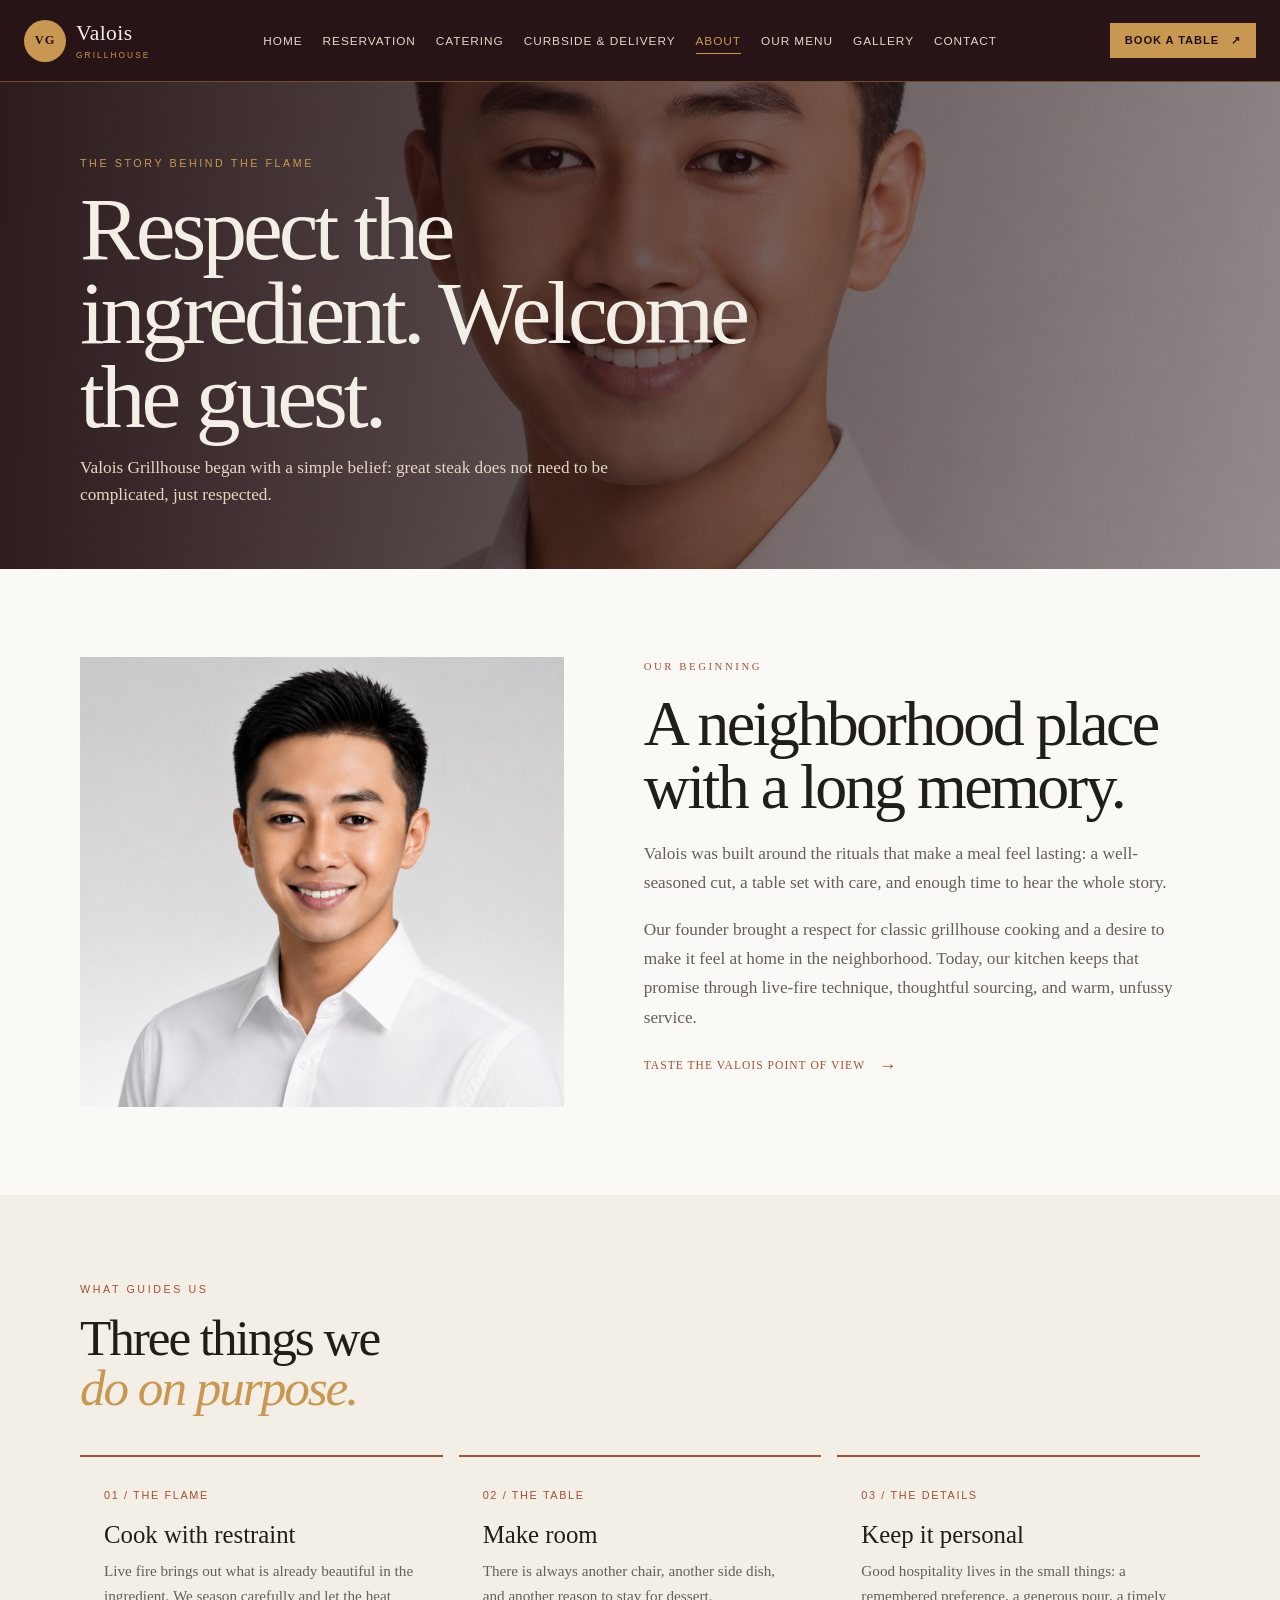
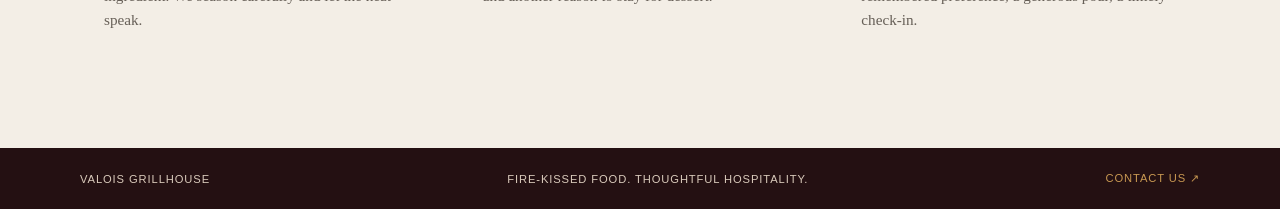
<file: About.html>
<!DOCTYPE html>
<html lang="en">
<head><meta charset="UTF-8"><meta name="viewport" content="width=device-width, initial-scale=1.0"><meta name="description" content="Learn the story, values, and live-fire philosophy behind Valois Grillhouse."><title>About | Valois Grillhouse</title><link rel="stylesheet" href="styles.css"></head>
<body>
  <header class="navbar"><a class="brand" href="index.html" aria-label="Valois Grillhouse home"><span class="brand-mark">VG</span><span class="brand-copy"><strong>Valois</strong><small>GRILLHOUSE</small></span></a><nav><ul class="nav-links"><li><a href="index.html">Home</a></li><li><a href="Reservation.html">Reservation</a></li><li><a href="Catering.html">Catering</a></li><li><a href="Valois's Curbside.html">Curbside &amp; Delivery</a></li><li><a href="About.html" aria-current="page">About</a></li><li><a href="Our Menu.html">Our Menu</a></li><li><a href="Gallery.html">Gallery</a></li><li><a href="Contact.html">Contact</a></li></ul></nav><a class="nav-cta" href="Reservation.html">Book a table <span aria-hidden="true">&#8599;</span></a></header>
  <main>
    <section class="page-hero" style="--page-image: url('assets/images/Founder-Image.jpg')"><div class="container"><p class="eyebrow">The story behind the flame</p><h1>Respect the ingredient. Welcome the guest.</h1><p>Valois Grillhouse began with a simple belief: great steak does not need to be complicated, just respected.</p></div></section>
    <section class="content-section"><div class="container two-column"><div class="image-panel" style="background-image: url('assets/images/Founder-Image.jpg')"></div><div class="section-intro"><p class="eyebrow eyebrow-dark">Our beginning</p><h2>A neighborhood place with a long memory.</h2><p>Valois was built around the rituals that make a meal feel lasting: a well-seasoned cut, a table set with care, and enough time to hear the whole story.</p><p>Our founder brought a respect for classic grillhouse cooking and a desire to make it feel at home in the neighborhood. Today, our kitchen keeps that promise through live-fire technique, thoughtful sourcing, and warm, unfussy service.</p><a class="text-link" href="Our Menu.html">Taste the Valois point of view <span aria-hidden="true">&#8594;</span></a></div></div></section>
    <section class="content-section" style="background: var(--cream)"><div class="container"><div class="section-heading"><div><p class="eyebrow eyebrow-dark">What guides us</p><h2>Three things we<br><em>do on purpose.</em></h2></div></div><div class="service-grid"><article class="service-card"><span>01 / THE FLAME</span><h3>Cook with restraint</h3><p>Live fire brings out what is already beautiful in the ingredient. We season carefully and let the heat speak.</p></article><article class="service-card"><span>02 / THE TABLE</span><h3>Make room</h3><p>There is always another chair, another side dish, and another reason to stay for dessert.</p></article><article class="service-card"><span>03 / THE DETAILS</span><h3>Keep it personal</h3><p>Good hospitality lives in the small things: a remembered preference, a generous pour, a timely check-in.</p></article></div></div></section>
  </main><footer class="site-footer"><div class="container footer-inner"><span>Valois Grillhouse</span><span>Fire-kissed food. Thoughtful hospitality.</span><a href="Contact.html">Contact us &#8599;</a></div></footer>
  <script src="backend/static/form-handler.js"></script>
</body>
</html>
</file>
<file: styles.css>
:root {
  --ink: #211d19;
  --ink-soft: #665f57;
  --cream: #f3eee6;
  --paper: #fbf9f5;
  --wine: #3a1718;
  --wine-dark: #241012;
  --clay: #a84f35;
  --gold: #c89852;
  --line: rgba(33, 29, 25, .16);
  --serif: Georgia, 'Times New Roman', serif;
  --sans: 'Trebuchet MS', Arial, sans-serif;
}

* { box-sizing: border-box; }
html { scroll-behavior: smooth; overflow-x: hidden; -webkit-text-size-adjust: 100%; }
body { margin: 0; color: var(--ink); background: var(--paper); font-family: var(--sans); overflow-x: hidden; }
img { display: block; max-width: 100%; height: auto; }
a { color: inherit; }
.container { width: min(1120px, calc(100% - 48px)); margin: 0 auto; }

/* Navigation Bar */
.navbar {
  position: sticky;
  top: 0;
  z-index: 100;
  display: flex;
  align-items: center;
  gap: 24px;
  min-height: 82px;
  padding: 13px max(24px, calc((100% - 1280px) / 2));
  color: var(--cream);
  background: rgba(36, 16, 18, .98);
  backdrop-filter: blur(8px);
  border-bottom: 1px solid rgba(200, 152, 82, .45);
}
.brand { display: flex; align-items: center; gap: 10px; flex: 0 0 auto; color: var(--cream); text-decoration: none; }
.brand-mark { display: grid; width: 42px; height: 42px; place-items: center; color: var(--wine-dark); background: var(--gold); border-radius: 50%; font: bold .78rem var(--serif); letter-spacing: .08em; }
.brand-copy { display: grid; line-height: 1; }
.brand-copy strong { font: 1.35rem var(--serif); letter-spacing: .02em; }
.brand-copy small { margin-top: 5px; color: var(--gold); font-size: .52rem; letter-spacing: .25em; }
.navbar nav { min-width: 0; flex: 1; }
.nav-links { display: flex; justify-content: center; flex-wrap: wrap; gap: 5px 20px; padding: 0; margin: 0; list-style: none; }
.nav-links a { position: relative; display: inline-block; padding: 10px 0; color: #e4d7c5; text-decoration: none; font-size: .74rem; letter-spacing: .08em; text-transform: uppercase; }
.nav-links a::after { position: absolute; right: 0; bottom: 4px; left: 0; height: 1px; content: ''; background: var(--gold); transform: scaleX(0); transition: transform .25s ease; }
.nav-links a:hover, .nav-links a[aria-current="page"] { color: var(--gold); }
.nav-links a:hover::after, .nav-links a[aria-current="page"]::after { transform: scaleX(1); }
.nav-cta { padding: 11px 15px; color: var(--wine-dark); background: var(--gold); text-decoration: none; font-size: .7rem; letter-spacing: .08em; text-transform: uppercase; white-space: nowrap; font-weight: bold; }
.nav-cta span, .button span { margin-left: 8px; }

/* Mobile Hamburger Toggle Button */
.nav-toggle {
  display: none;
  flex-direction: column;
  justify-content: center;
  align-items: center;
  gap: 5px;
  width: 44px;
  height: 44px;
  padding: 8px;
  margin-left: auto;
  background: transparent;
  border: 1px solid rgba(200, 152, 82, .55);
  color: var(--cream);
  cursor: pointer;
}
.nav-toggle-bar {
  display: block;
  width: 20px;
  height: 2px;
  background: var(--gold);
  transition: transform .25s ease, opacity .25s ease;
}
.navbar.nav-open .nav-toggle-bar:nth-child(1) { transform: translateY(7px) rotate(45deg); }
.navbar.nav-open .nav-toggle-bar:nth-child(2) { opacity: 0; }
.navbar.nav-open .nav-toggle-bar:nth-child(3) { transform: translateY(-7px) rotate(-45deg); }

/* Home Hero */
.home-hero { position: relative; min-height: 690px; overflow: hidden; color: var(--cream); background: var(--wine-dark); }
.hero-image { position: absolute; inset: 0; background: url('assets/images/foods/Legend/Prime Ribeye.jpg') center/cover; transform: scale(1.03); }
.hero-shade { position: absolute; inset: 0; background: linear-gradient(90deg, rgba(25, 9, 10, .92) 0%, rgba(25, 9, 10, .55) 55%, rgba(25, 9, 10, .28) 100%); }
.home-hero-content { position: relative; z-index: 1; display: flex; min-height: 690px; flex-direction: column; justify-content: center; align-items: flex-start; padding-top: 30px; padding-bottom: 30px; }
.eyebrow { margin: 0 0 18px; color: var(--gold); font-size: .67rem; letter-spacing: .24em; text-transform: uppercase; }
.eyebrow-dark { color: var(--clay); }
h1, h2, h3, p { margin-top: 0; }
h1, h2, h3 { font-family: var(--serif); font-weight: normal; }
h1 { max-width: 750px; margin-bottom: 26px; font-size: clamp(3.2rem, 8vw, 7.2rem); line-height: .94; letter-spacing: -.045em; }
h1 em, h2 em { color: var(--gold); font-style: italic; }
.hero-lede { max-width: 430px; color: #e4d7c5; font: 1.08rem/1.65 var(--serif); }
.button-row { display: flex; flex-wrap: wrap; gap: 12px; margin-top: 22px; }
.button { display: inline-flex; align-items: center; justify-content: center; padding: 15px 20px; border: none; text-decoration: none; font-family: var(--sans); font-size: .72rem; letter-spacing: .1em; text-transform: uppercase; cursor: pointer; transition: transform .2s ease, background .2s ease, opacity .2s ease; }
.button:hover { transform: translateY(-2px); }
.button-primary { color: var(--wine-dark); background: var(--gold); font-weight: bold; }
.button-quiet { color: var(--cream); background: transparent; border: 1px solid rgba(243, 238, 230, .45); }
.button-outline { color: var(--cream); background: transparent; border: 1px solid var(--gold); }
.hero-note { display: flex; align-items: center; gap: 12px; margin-top: 56px; color: #c8b8a5; font-size: .64rem; line-height: 1.6; letter-spacing: .12em; text-transform: uppercase; }
.rule { width: 46px; height: 1px; background: var(--gold); }

.section-padding { padding: 100px 0; }
.intro-band { background: var(--cream); }
.split-intro { display: grid; grid-template-columns: 1fr 1fr; gap: 80px; align-items: end; }
h2 { margin-bottom: 20px; font-size: clamp(2.2rem, 5vw, 4.3rem); line-height: .98; letter-spacing: -.04em; }
.intro-copy { max-width: 430px; color: var(--ink-soft); font: 1.05rem/1.7 var(--serif); }
.text-link { display: inline-flex; gap: 14px; align-items: center; color: var(--clay); font-size: .72rem; letter-spacing: .09em; text-decoration: none; text-transform: uppercase; }
.text-link span { font-size: 1.1rem; }
.feature-section { background: var(--paper); }
.section-heading { display: flex; justify-content: space-between; gap: 25px; align-items: end; margin-bottom: 42px; flex-wrap: wrap; }
.section-heading h2 { margin-bottom: 0; font-size: clamp(2.1rem, 4vw, 3.5rem); }
.feature-grid { display: grid; grid-template-columns: 1.35fr 1fr 1fr; gap: 16px; }
.feature-card { min-width: 0; background: var(--cream); text-decoration: none; transition: transform .25s ease, box-shadow .25s ease; }
.feature-card:hover { transform: translateY(-4px); box-shadow: 0 14px 30px rgba(33, 29, 25, .08); }
.feature-card img { width: 100%; aspect-ratio: 1.1; object-fit: cover; background: #fff; }
.feature-card-large img { aspect-ratio: .95; }
.feature-card-caption { display: flex; gap: 18px; padding: 20px; }
.feature-card-caption > span { color: var(--clay); font-size: .7rem; letter-spacing: .1em; }
.feature-card h3 { margin-bottom: 6px; font-size: 1.45rem; }
.feature-card p { margin: 0; color: var(--ink-soft); font: .92rem var(--serif); }
.visit-band { padding: 92px 0; color: var(--cream); background: var(--wine); }
.visit-content { display: grid; grid-template-columns: 1fr 1fr; gap: 70px; align-items: end; }
.visit-content h2 { margin: 0; }
.visit-details { color: #d9cabb; font: 1rem/1.8 var(--serif); }
.visit-details p { margin-bottom: 28px; }
.site-footer { color: #d9cabb; background: var(--wine-dark); }
.footer-inner { display: flex; justify-content: space-between; align-items: center; flex-wrap: wrap; gap: 20px; padding: 24px 0; font-size: .7rem; letter-spacing: .08em; text-transform: uppercase; }
.footer-inner a { color: var(--gold); text-decoration: none; }

/* Shared page foundation */
.page-hero { position: relative; display: flex; min-height: 360px; align-items: end; overflow: hidden; color: var(--cream); background: var(--wine-dark); }
.page-hero::before { position: absolute; inset: 0; content: ''; background: linear-gradient(90deg, rgba(31, 12, 13, .92), rgba(31, 12, 13, .4)), var(--page-image, url('assets/images/foods/Legend/Charcoal Pork Ribs.jpg')) center/cover; }
.page-hero .container { position: relative; z-index: 1; padding-top: 75px; padding-bottom: 60px; }
.page-hero h1 { max-width: 700px; margin-bottom: 14px; font-size: clamp(2.6rem, 7vw, 6rem); }
.page-hero p:not(.eyebrow) { max-width: 530px; margin: 0; color: #e4d7c5; font: 1.08rem/1.6 var(--serif); }
.content-section { padding: 88px 0; }
.paper-panel { padding: clamp(22px, 5vw, 50px); background: var(--cream); border: 1px solid var(--line); }
.two-column { display: grid; grid-template-columns: 1fr 1.15fr; gap: clamp(35px, 7vw, 80px); align-items: start; }
.section-intro { max-width: 540px; color: var(--ink-soft); font: 1.08rem/1.7 var(--serif); }
.section-intro h2 { color: var(--ink); }
.form-grid { display: grid; grid-template-columns: 1fr 1fr; gap: 18px; }
.form-field { display: grid; gap: 8px; }
.form-field.full { grid-column: 1 / -1; }
.form-field.hidden-field { display: none; }
.form-field label { color: var(--ink-soft); font-size: .68rem; letter-spacing: .12em; text-transform: uppercase; font-weight: bold; }
.form-field input, .form-field select, .form-field textarea {
  width: 100%;
  padding: 14px 12px;
  color: var(--ink);
  border: 1px solid var(--line);
  border-radius: 0;
  background: var(--paper);
  font: 1rem var(--serif); /* 16px prevents iOS mobile zoom on input focus */
}
.form-field textarea { min-height: 120px; resize: vertical; }
.form-field input:focus, .form-field select:focus, .form-field textarea:focus { outline: 2px solid var(--gold); outline-offset: 2px; }
.form-actions { grid-column: 1 / -1; margin-top: 6px; }
.detail-list { display: grid; gap: 20px; padding: 0; margin: 30px 0 0; list-style: none; }
.detail-list li { padding-top: 16px; border-top: 1px solid var(--line); }
.detail-list strong { display: block; margin-bottom: 5px; font: 1.25rem var(--serif); }
.detail-list span { color: var(--ink-soft); font-size: .9rem; line-height: 1.5; }
.service-grid, .card-grid { display: grid; grid-template-columns: repeat(3, 1fr); gap: 16px; }
.service-card { padding: 28px 24px; border-top: 2px solid var(--clay); background: var(--cream); }
.service-card span { color: var(--clay); font-size: .68rem; letter-spacing: .15em; }
.service-card h3 { margin: 18px 0 10px; font-size: 1.55rem; }
.service-card p { margin: 0; color: var(--ink-soft); font: .95rem/1.6 var(--serif); }
.image-panel { min-height: 450px; background: center/cover; }
.photo-caption { padding: 12px 0 0; color: var(--ink-soft); font-size: .68rem; letter-spacing: .08em; text-transform: uppercase; }

/* ==========================================================================
   Currency Switcher & Menu Toolbar (Our Menu & Curbside/Delivery)
   ========================================================================== */
.menu-controls-bar {
  position: sticky;
  top: 82px;
  z-index: 40;
  background: rgba(251, 249, 245, .96);
  backdrop-filter: blur(8px);
  border-bottom: 1px solid var(--line);
  padding: 16px 0;
  margin-bottom: 48px;
}
.menu-controls-inner {
  display: flex;
  justify-content: space-between;
  align-items: center;
  gap: 16px;
  flex-wrap: wrap;
}
.category-tabs {
  display: flex;
  flex-wrap: wrap;
  gap: 8px;
}
.category-tab {
  padding: 9px 15px;
  border: 1px solid var(--line);
  background: var(--cream);
  color: var(--ink);
  font-family: var(--sans);
  font-size: .7rem;
  letter-spacing: .1em;
  text-transform: uppercase;
  cursor: pointer;
  transition: all .2s ease;
}
.category-tab:hover {
  border-color: var(--gold);
  color: var(--wine);
}
.category-tab.active {
  background: var(--wine);
  color: var(--gold);
  border-color: var(--wine);
  font-weight: bold;
}

.currency-switcher-wrap {
  display: flex;
  align-items: center;
  gap: 10px;
}
.currency-label {
  color: var(--ink-soft);
  font-size: .68rem;
  letter-spacing: .1em;
  text-transform: uppercase;
}
.currency-toggle {
  display: inline-flex;
  border: 1px solid var(--wine);
  background: var(--cream);
  overflow: hidden;
}
.currency-btn {
  padding: 8px 13px;
  border: none;
  background: transparent;
  color: var(--ink);
  font-family: var(--sans);
  font-size: .72rem;
  font-weight: bold;
  letter-spacing: .08em;
  cursor: pointer;
  transition: background .2s ease, color .2s ease;
}
.currency-btn.active {
  background: var(--wine);
  color: var(--gold);
}
.currency-rate-note {
  font-size: .68rem;
  color: var(--ink-soft);
  font-family: var(--serif);
  font-style: italic;
}

/* ==========================================================================
   Interactive Clickable Menu Layout & Dish Cards
   ========================================================================== */
.menu-helper-banner {
  display: flex;
  align-items: center;
  justify-content: space-between;
  flex-wrap: wrap;
  gap: 12px;
  padding: 14px 20px;
  margin-bottom: 40px;
  background: var(--cream);
  border-left: 3px solid var(--gold);
  font: .95rem var(--serif);
  color: var(--ink-soft);
}
.menu-helper-banner strong {
  color: var(--wine);
}

.menu-category-section {
  margin-bottom: 64px;
  scroll-margin-top: 165px;
}
.menu-category-section.hidden-category {
  display: none;
}
.menu-category-header {
  display: flex;
  justify-content: space-between;
  align-items: baseline;
  flex-wrap: wrap;
  gap: 12px;
  padding-bottom: 16px;
  margin-bottom: 24px;
  border-bottom: 2px solid var(--line);
}
.menu-category-header h2 {
  margin: 0;
  font-size: clamp(2rem, 3.8vw, 2.8rem);
}
.menu-category-header p {
  margin: 0;
  color: var(--ink-soft);
  font: italic 1rem var(--serif);
}

.menu-card-grid {
  display: grid;
  grid-template-columns: repeat(2, 1fr);
  gap: 20px;
}
.menu-item-card {
  display: grid;
  grid-template-columns: 112px 1fr;
  gap: 18px;
  align-items: center;
  padding: 16px;
  background: var(--cream);
  border: 1px solid var(--line);
  cursor: pointer;
  transition: transform .22s ease, box-shadow .22s ease, border-color .22s ease;
  text-align: left;
  position: relative;
}
.menu-item-card:hover,
.menu-item-card:focus-visible {
  transform: translateY(-3px);
  border-color: var(--gold);
  box-shadow: 0 12px 26px rgba(36, 16, 18, .1);
  outline: none;
}
.menu-item-thumb-wrap {
  width: 112px;
  height: 112px;
  background: #ffffff;
  border: 1px solid rgba(33, 29, 25, .08);
  overflow: hidden;
  display: flex;
  align-items: center;
  justify-content: center;
  flex-shrink: 0;
}
.menu-item-thumb-wrap img {
  width: 100%;
  height: 100%;
  object-fit: contain;
  padding: 4px;
  transition: transform .35s ease;
}
.menu-item-card:hover .menu-item-thumb-wrap img {
  transform: scale(1.08);
}
.menu-item-body {
  min-width: 0;
  display: flex;
  flex-direction: column;
  gap: 6px;
}
.menu-item-top {
  display: flex;
  justify-content: space-between;
  align-items: flex-start;
  gap: 12px;
}
.menu-item-top h3 {
  margin: 0;
  font-size: 1.25rem;
  color: var(--ink);
  line-height: 1.2;
}
.menu-item-price {
  color: var(--clay);
  font: bold 1.12rem var(--serif);
  white-space: nowrap;
  flex-shrink: 0;
}
.menu-item-desc {
  margin: 0;
  color: var(--ink-soft);
  font: .92rem/1.45 var(--serif);
}
.menu-item-footer {
  display: flex;
  justify-content: space-between;
  align-items: center;
  gap: 8px;
  margin-top: 4px;
  flex-wrap: wrap;
}
.menu-badge {
  display: inline-block;
  padding: 3px 8px;
  background: rgba(168, 79, 53, .12);
  color: var(--clay);
  font-size: .62rem;
  letter-spacing: .1em;
  text-transform: uppercase;
  font-weight: bold;
}
.menu-badge.badge-drink {
  background: rgba(58, 23, 24, .12);
  color: var(--wine);
}
.menu-click-hint {
  color: var(--clay);
  font-size: .66rem;
  letter-spacing: .09em;
  text-transform: uppercase;
  font-weight: bold;
  transition: transform .2s ease;
}
.menu-item-card:hover .menu-click-hint {
  transform: translateX(3px);
}

/* ==========================================================================
   Dish & Drink Detail Modal (Popup Lightbox)
   ========================================================================== */
.dish-modal-backdrop {
  position: fixed;
  inset: 0;
  z-index: 1000;
  background: rgba(20, 8, 9, .78);
  backdrop-filter: blur(5px);
  display: flex;
  align-items: center;
  justify-content: center;
  padding: 20px;
  opacity: 0;
  visibility: hidden;
  transition: opacity .25s ease, visibility .25s ease;
}
.dish-modal-backdrop.is-open {
  opacity: 1;
  visibility: visible;
}
.dish-modal {
  position: relative;
  width: min(880px, 100%);
  max-height: 90vh;
  overflow-y: auto;
  background: var(--paper);
  border: 1px solid var(--gold);
  box-shadow: 0 28px 65px rgba(0, 0, 0, .45);
  display: grid;
  grid-template-columns: 1fr 1.15fr;
  transform: translateY(16px) scale(.98);
  transition: transform .25s ease;
}
.dish-modal-backdrop.is-open .dish-modal {
  transform: translateY(0) scale(1);
}
.dish-modal-close {
  position: absolute;
  top: 14px;
  right: 14px;
  z-index: 5;
  width: 40px;
  height: 40px;
  border: 1px solid var(--line);
  background: var(--paper);
  color: var(--ink);
  font-size: 1.35rem;
  line-height: 1;
  cursor: pointer;
  display: grid;
  place-items: center;
  transition: background .2s ease, color .2s ease;
}
.dish-modal-close:hover {
  background: var(--wine);
  color: var(--gold);
}
.dish-modal-image-col {
  background: #ffffff;
  display: flex;
  flex-direction: column;
  align-items: center;
  justify-content: center;
  padding: 32px;
  border-right: 1px solid var(--line);
}
.dish-modal-image-col img {
  width: 100%;
  max-height: 360px;
  object-fit: contain;
}
.dish-modal-content-col {
  padding: 34px 32px;
  display: flex;
  flex-direction: column;
  gap: 16px;
}
.dish-modal-meta {
  display: flex;
  align-items: center;
  gap: 10px;
  flex-wrap: wrap;
}
.dish-modal-category {
  color: var(--clay);
  font-size: .68rem;
  letter-spacing: .18em;
  text-transform: uppercase;
  font-weight: bold;
}
.dish-modal-title-row {
  display: flex;
  justify-content: space-between;
  align-items: baseline;
  gap: 16px;
  flex-wrap: wrap;
  padding-bottom: 14px;
  border-bottom: 1px solid var(--line);
}
.dish-modal-title-row h2 {
  margin: 0;
  font-size: clamp(1.75rem, 3vw, 2.3rem);
  color: var(--ink);
}
.dish-modal-price-box {
  display: flex;
  flex-direction: column;
  align-items: flex-end;
}
.dish-modal-price-primary {
  color: var(--clay);
  font: bold 1.55rem var(--serif);
}
.dish-modal-price-secondary {
  color: var(--ink-soft);
  font: .8rem var(--serif);
}
.dish-modal-description {
  margin: 0;
  color: var(--ink);
  font: 1.02rem/1.65 var(--serif);
}
.dish-modal-specs {
  display: grid;
  grid-template-columns: 1fr 1fr;
  gap: 12px;
  padding: 16px;
  background: var(--cream);
  border: 1px solid var(--line);
}
.dish-spec-item strong {
  display: block;
  font-size: .65rem;
  letter-spacing: .12em;
  text-transform: uppercase;
  color: var(--clay);
  margin-bottom: 4px;
}
.dish-spec-item span {
  font: .9rem/1.4 var(--serif);
  color: var(--ink);
}
.dish-modal-actions {
  display: flex;
  flex-wrap: wrap;
  gap: 12px;
  margin-top: auto;
  padding-top: 10px;
}

/* ==========================================================================
   Curbside & Delivery Combined Order Page Styles
   ========================================================================== */
.order-mode-tabs {
  display: grid;
  grid-template-columns: 1fr 1fr;
  gap: 10px;
  margin-bottom: 24px;
}
.order-mode-tab {
  padding: 15px 16px;
  border: 1px solid var(--line);
  background: var(--paper);
  color: var(--ink);
  font-family: var(--sans);
  font-size: .76rem;
  letter-spacing: .09em;
  text-transform: uppercase;
  cursor: pointer;
  display: flex;
  flex-direction: column;
  align-items: flex-start;
  gap: 4px;
  transition: all .2s ease;
  text-align: left;
}
.order-mode-tab strong {
  font-size: .85rem;
}
.order-mode-tab small {
  color: var(--ink-soft);
  font: .8rem var(--serif);
  text-transform: none;
  letter-spacing: 0;
}
.order-mode-tab.active {
  background: var(--wine);
  color: var(--gold);
  border-color: var(--wine);
}
.order-mode-tab.active small {
  color: #e4d7c5;
}

.quick-add-box {
  margin-top: 24px;
  padding: 20px;
  background: var(--paper);
  border: 1px solid var(--line);
}
.quick-add-header {
  display: flex;
  justify-content: space-between;
  align-items: center;
  gap: 10px;
  flex-wrap: wrap;
  margin-bottom: 12px;
}
.quick-add-header h3 {
  margin: 0;
  font-size: 1.2rem;
}
.quick-add-pills {
  display: flex;
  flex-wrap: wrap;
  gap: 8px;
}
.quick-add-pill {
  padding: 8px 12px;
  background: var(--cream);
  border: 1px solid var(--line);
  color: var(--ink);
  font-family: var(--sans);
  font-size: .72rem;
  cursor: pointer;
  transition: all .18s ease;
}
.quick-add-pill:hover {
  border-color: var(--gold);
  background: var(--wine);
  color: var(--gold);
}

/* Gallery & Contact */
.gallery-grid { display: grid; grid-template-columns: repeat(12, 1fr); gap: 14px; }
.gallery-item { grid-column: span 4; overflow: hidden; background: var(--cream); margin: 0; }
.gallery-item.tall { grid-row: span 2; grid-column: span 5; }
.gallery-item.wide { grid-column: span 7; }
.gallery-item img { width: 100%; height: 100%; min-height: 250px; object-fit: cover; transition: transform .5s ease; }
.gallery-item:hover img { transform: scale(1.04); }
.gallery-item figcaption { padding: 11px 14px; color: var(--ink-soft); font-size: .65rem; letter-spacing: .1em; text-transform: uppercase; }
.contact-layout { display: grid; grid-template-columns: .8fr 1.2fr; gap: 16px; }
.contact-card { padding: 38px; color: var(--cream); background: var(--wine); }
.contact-card h2 { color: var(--cream); font-size: 3rem; }
.contact-card .detail-list li { border-color: rgba(243, 238, 230, .2); }
.contact-card .detail-list strong { color: var(--gold); }
.contact-card .detail-list span { color: #d9cabb; }
.map-placeholder { display: grid; min-height: 260px; place-items: center; color: var(--clay); background: repeating-linear-gradient(45deg, #e9e0d4, #e9e0d4 12px, #e1d6c8 12px, #e1d6c8 14px); text-align: center; padding: 20px; }
.map-placeholder strong { display: block; margin-bottom: 8px; font: 2rem var(--serif); }
.map-placeholder span { color: var(--ink-soft); font-size: .72rem; letter-spacing: .1em; text-transform: uppercase; }

/* ==========================================================================
   Responsive & Mobile Device Browser Compatibility
   ========================================================================== */
@media (max-width: 980px) {
  .split-intro, .visit-content { gap: 45px; }
  .menu-card-grid { grid-template-columns: 1fr; }
}

@media (max-width: 820px) {
  .navbar {
    flex-wrap: wrap;
    gap: 12px;
    padding: 12px 18px;
    min-height: 68px;
  }
  .nav-toggle {
    display: flex;
    order: 2;
  }
  .nav-cta {
    order: 3;
    padding: 10px 12px;
    font-size: .64rem;
  }
  .navbar nav {
    order: 4;
    flex-basis: 100%;
    display: none;
    border-top: 1px solid rgba(200, 152, 82, .25);
    margin-top: 6px;
    padding-top: 8px;
  }
  .navbar.nav-open nav {
    display: block;
  }
  .nav-links {
    flex-direction: column;
    align-items: stretch;
    gap: 2px;
    width: 100%;
  }
  .nav-links a {
    display: block;
    padding: 12px 8px;
    font-size: .82rem;
    border-bottom: 1px solid rgba(243, 238, 230, .08);
  }
  .nav-links a::after {
    display: none;
  }
  .menu-controls-bar {
    top: 68px;
  }
  .dish-modal {
    grid-template-columns: 1fr;
    max-height: 92vh;
  }
  .dish-modal-image-col {
    border-right: none;
    border-bottom: 1px solid var(--line);
    padding: 24px 20px;
  }
  .dish-modal-image-col img {
    max-height: 230px;
  }
  .dish-modal-content-col {
    padding: 22px 20px;
  }
}

@media (max-width: 700px) {
  .container { width: calc(100% - 32px); }
  .brand-copy strong { font-size: 1.15rem; }
  .home-hero, .home-hero-content { min-height: 520px; }
  .hero-image { background-position: 65% center; }
  h1 { font-size: clamp(2.5rem, 11vw, 4.2rem); }
  .page-hero { min-height: 280px; }
  .page-hero .container { padding-top: 48px; padding-bottom: 42px; }
  .section-padding, .content-section { padding: 56px 0; }
  .split-intro, .visit-content, .two-column, .menu-layout, .contact-layout { grid-template-columns: 1fr; gap: 32px; }
  .feature-grid, .service-grid, .card-grid { grid-template-columns: 1fr; }
  .feature-card-large img, .feature-card img { aspect-ratio: 1.45; }
  .section-heading { display: block; }
  .section-heading .text-link, .section-heading .button { margin-top: 16px; }
  .form-grid { grid-template-columns: 1fr; }
  .form-field.full, .form-actions { grid-column: auto; }
  .order-mode-tabs { grid-template-columns: 1fr; }
  .gallery-item, .gallery-item.tall, .gallery-item.wide { grid-column: span 12; grid-row: auto; }
  .gallery-item img { min-height: 220px; max-height: 340px; }
  .image-panel { min-height: 280px; }
  .contact-card { padding: 26px 20px; }
  .contact-card h2 { font-size: 2.2rem; }
  .footer-inner { flex-direction: column; align-items: flex-start; gap: 10px; }
  .category-tabs {
    width: 100%;
    overflow-x: auto;
    flex-wrap: nowrap;
    padding-bottom: 4px;
    -webkit-overflow-scrolling: touch;
  }
  .category-tab {
    white-space: nowrap;
    flex-shrink: 0;
  }
  .menu-item-card {
    grid-template-columns: 88px 1fr;
    gap: 14px;
    padding: 12px;
  }
  .menu-item-thumb-wrap {
    width: 88px;
    height: 88px;
  }
  .dish-modal-specs {
    grid-template-columns: 1fr;
  }
  .dish-modal-backdrop {
    padding: 10px;
    align-items: flex-end;
  }
  .dish-modal {
    max-height: 88vh;
  }
  .dish-modal-actions .button {
    width: 100%;
  }
}

@media (max-width: 420px) {
  .nav-cta {
    display: none;
  }
  .menu-item-card {
    grid-template-columns: 76px 1fr;
  }
  .menu-item-thumb-wrap {
    width: 76px;
    height: 76px;
  }
}
</file>
